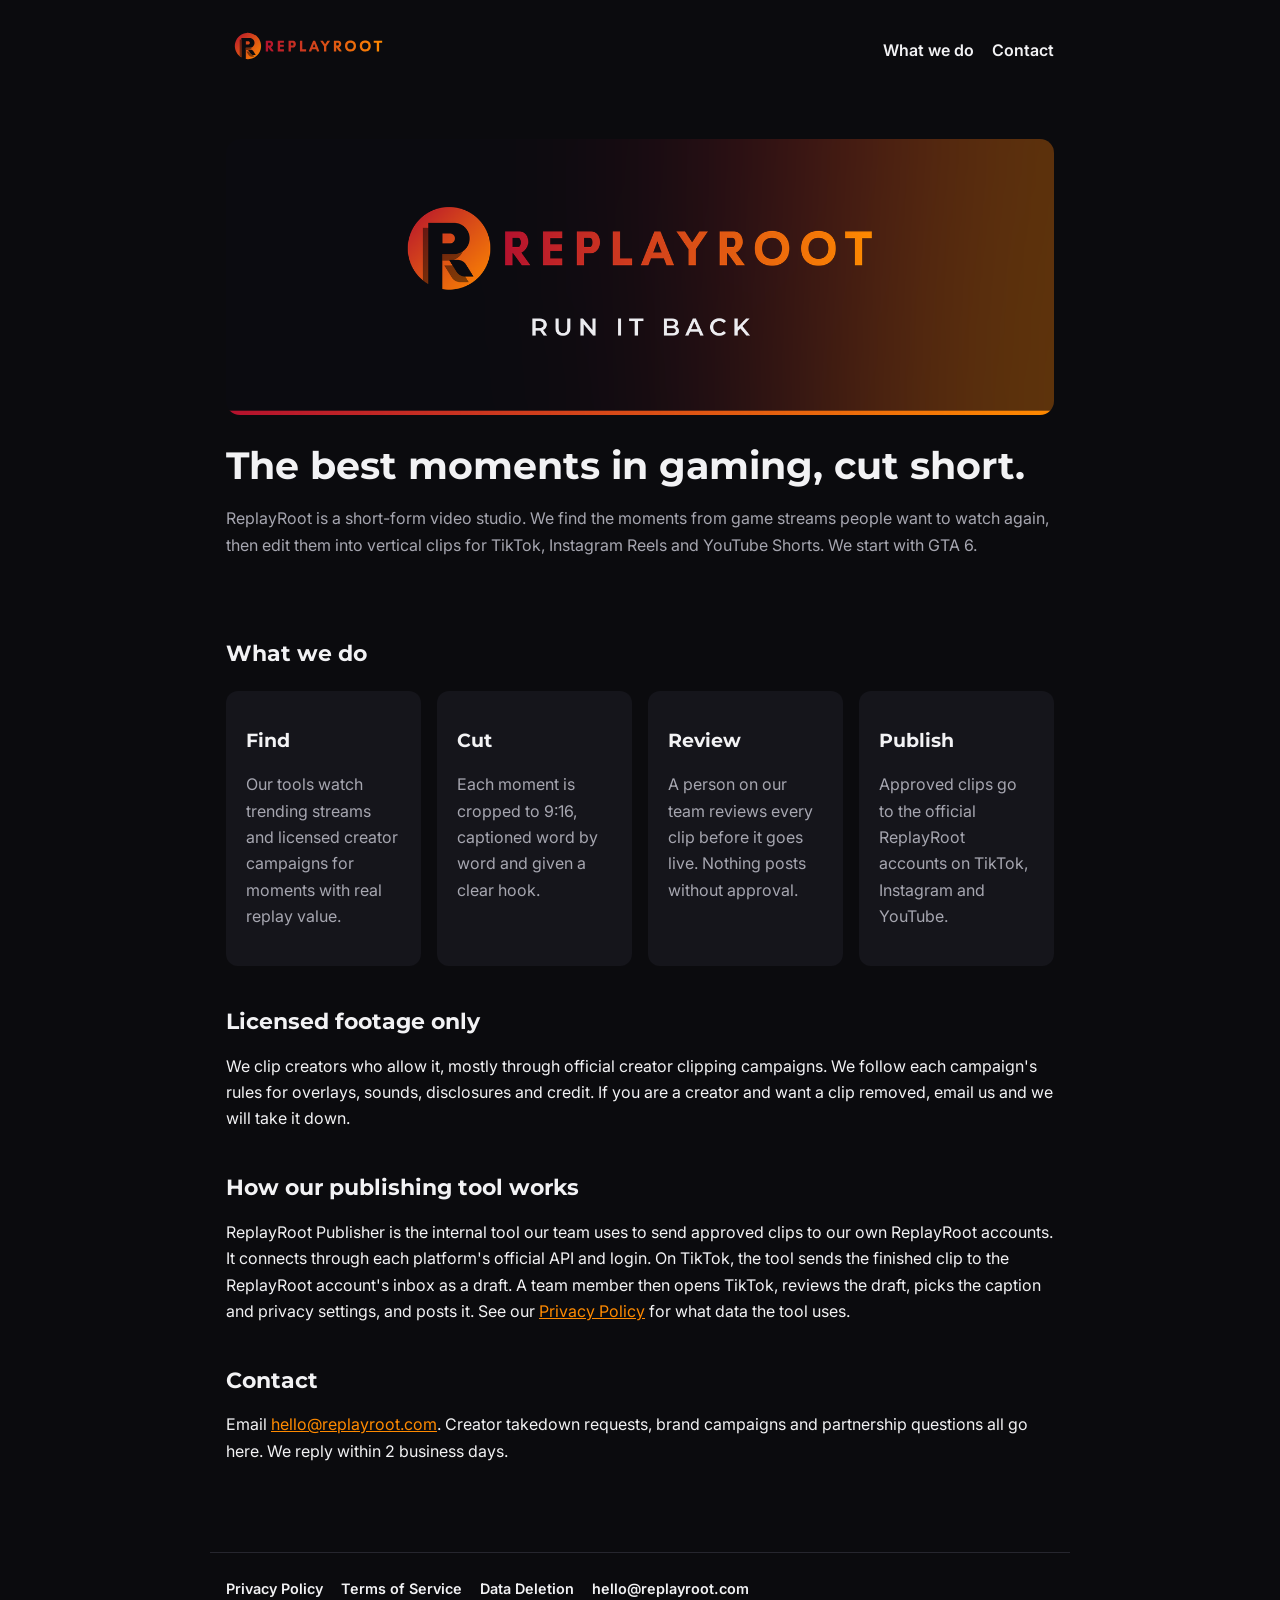
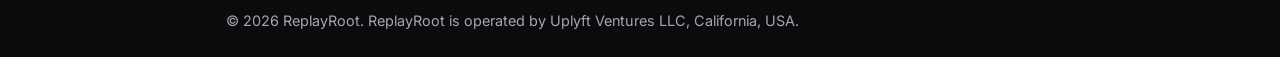
<file: index.html>
<!doctype html>
<html lang="en">
<head>
<meta charset="utf-8">
<meta name="viewport" content="width=device-width, initial-scale=1">
<title>ReplayRoot | Run it back</title>
<meta name="description" content="ReplayRoot is a short-form video studio that turns the best gaming stream moments into clips for TikTok, Instagram Reels and YouTube Shorts.">
<meta property="og:title" content="ReplayRoot | Run it back">
<meta property="og:description" content="ReplayRoot is a short-form video studio that turns the best gaming stream moments into clips for TikTok, Instagram Reels and YouTube Shorts.">
<meta property="og:image" content="https://replayroot.com/assets/link-preview.jpg">
<link rel="icon" href="./favicon.ico">
<link rel="apple-touch-icon" href="./assets/apple-touch-icon.png">
<link rel="preconnect" href="https://fonts.googleapis.com">
<link href="https://fonts.googleapis.com/css2?family=Inter:wght@400;600&family=Montserrat:wght@700;800&display=swap" rel="stylesheet">
<link rel="stylesheet" href="./assets/site.css?v=2">
</head>
<body>
<header>
<a href="./"><img src="./assets/logo.svg" alt="ReplayRoot"></a>
<nav><a href="./#what">What we do</a><a href="./#contact">Contact</a></nav>
</header>
<main>
<section class="hero">
<img class="banner" style="display:block;width:100%;max-width:100%;height:auto;border-radius:14px;margin-bottom:28px" src="./assets/banner.png" alt="ReplayRoot. Run it back." width="1500" height="500">
<h1>The best moments in gaming, cut short.</h1>
<p class="muted">ReplayRoot is a short-form video studio. We find the moments from game streams people want to watch again, then edit them into vertical clips for TikTok, Instagram Reels and YouTube Shorts. We start with GTA 6.</p>
</section>
<section id="what">
<h2>What we do</h2>
<div class="cards">
<div class="card"><h3>Find</h3><p class="muted">Our tools watch trending streams and licensed creator campaigns for moments with real replay value.</p></div>
<div class="card"><h3>Cut</h3><p class="muted">Each moment is cropped to 9:16, captioned word by word and given a clear hook.</p></div>
<div class="card"><h3>Review</h3><p class="muted">A person on our team reviews every clip before it goes live. Nothing posts without approval.</p></div>
<div class="card"><h3>Publish</h3><p class="muted">Approved clips go to the official ReplayRoot accounts on TikTok, Instagram and YouTube.</p></div>
</div>
<h2>Licensed footage only</h2>
<p>We clip creators who allow it, mostly through official creator clipping campaigns. We follow each campaign's rules for overlays, sounds, disclosures and credit. If you are a creator and want a clip removed, email us and we will take it down.</p>
<h2>How our publishing tool works</h2>
<p>ReplayRoot Publisher is the internal tool our team uses to send approved clips to our own ReplayRoot accounts. It connects through each platform's official API and login. On TikTok, the tool sends the finished clip to the ReplayRoot account's inbox as a draft. A team member then opens TikTok, reviews the draft, picks the caption and privacy settings, and posts it. See our <a href="privacy/">Privacy Policy</a> for what data the tool uses.</p>
</section>
<section id="contact">
<h2>Contact</h2>
<p>Email <a href="mailto:hello@replayroot.com">hello@replayroot.com</a>. Creator takedown requests, brand campaigns and partnership questions all go here. We reply within 2 business days.</p>
</section>
</main>
<footer>
<nav><a href="./privacy/">Privacy Policy</a><a href="./terms/">Terms of Service</a><a href="./data-deletion/">Data Deletion</a><a href="mailto:hello@replayroot.com">hello@replayroot.com</a></nav>
<div>&copy; 2026 ReplayRoot. ReplayRoot is operated by Uplyft Ventures LLC, California, USA.</div>
</footer>
</body>
</html>
</file>
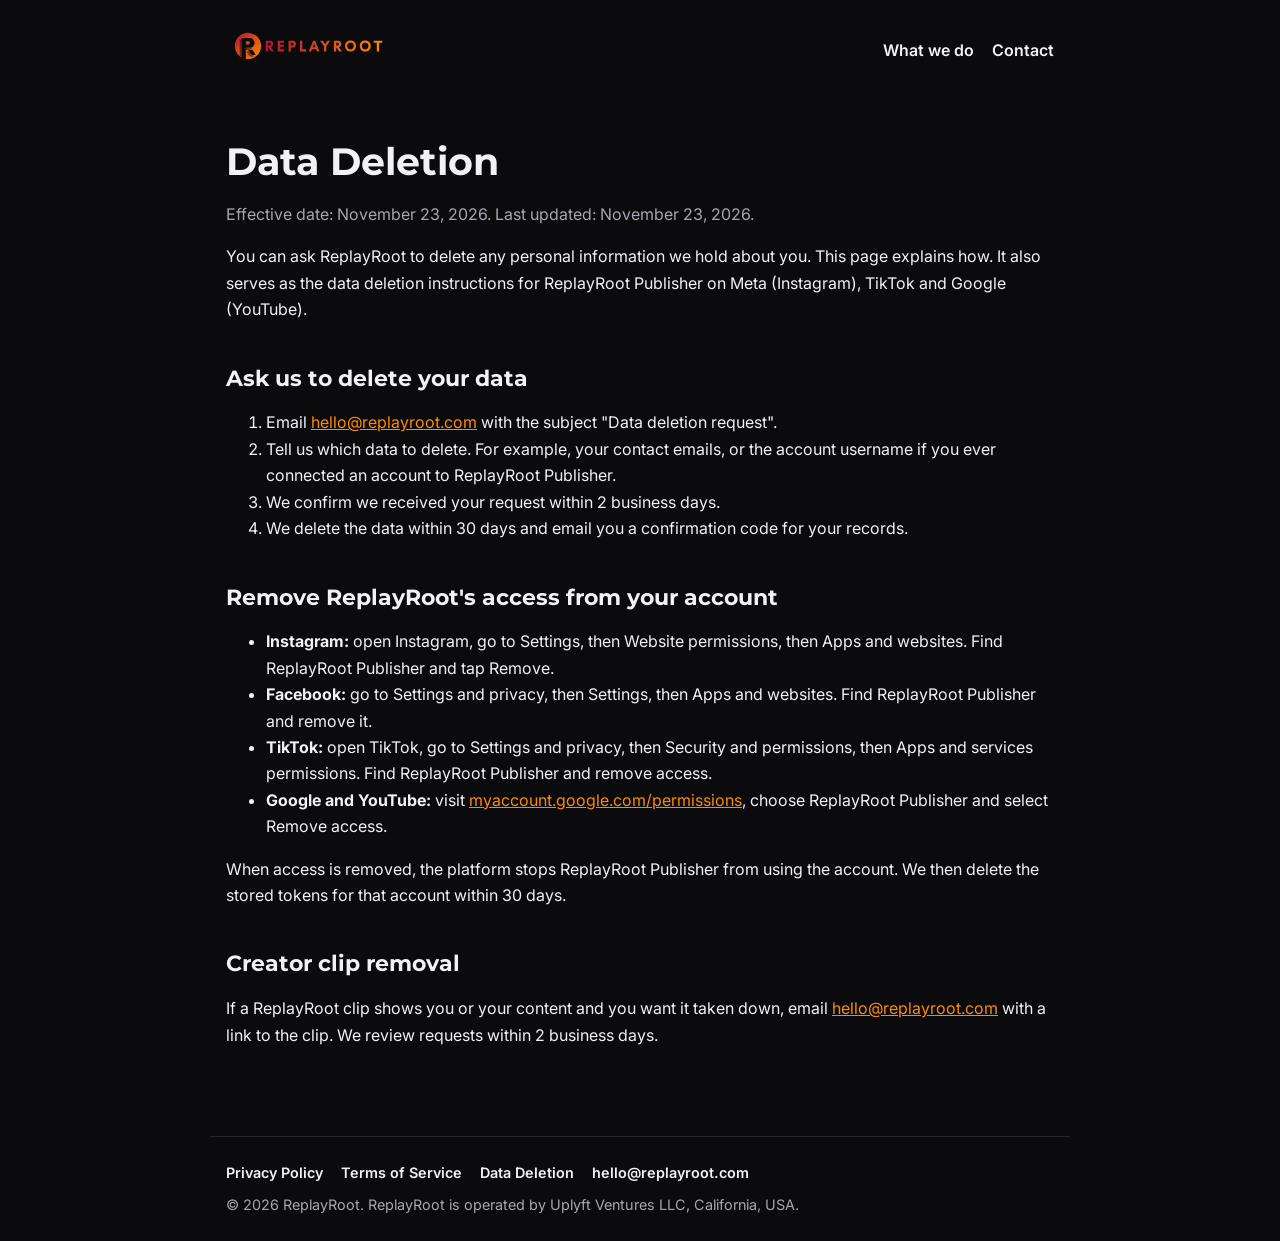
<file: data-deletion/index.html>
<!doctype html>
<html lang="en">
<head>
<meta charset="utf-8">
<meta name="viewport" content="width=device-width, initial-scale=1">
<title>Data Deletion | ReplayRoot</title>
<meta name="description" content="How to ask ReplayRoot to delete your data or remove its access.">
<meta property="og:title" content="Data Deletion | ReplayRoot">
<meta property="og:description" content="How to ask ReplayRoot to delete your data or remove its access.">
<meta property="og:image" content="https://replayroot.com/assets/link-preview.jpg">
<link rel="icon" href="../favicon.ico">
<link rel="apple-touch-icon" href="../assets/apple-touch-icon.png">
<link rel="preconnect" href="https://fonts.googleapis.com">
<link href="https://fonts.googleapis.com/css2?family=Inter:wght@400;600&family=Montserrat:wght@700;800&display=swap" rel="stylesheet">
<link rel="stylesheet" href="../assets/site.css?v=2">
</head>
<body>
<header>
<a href="../"><img src="../assets/logo.svg" alt="ReplayRoot"></a>
<nav><a href="../#what">What we do</a><a href="../#contact">Contact</a></nav>
</header>
<main>
<h1>Data Deletion</h1>
<p class="muted">Effective date: November 23, 2026. Last updated: November 23, 2026.</p>
<p>You can ask ReplayRoot to delete any personal information we hold about you. This page explains how. It also serves as the data deletion instructions for ReplayRoot Publisher on Meta (Instagram), TikTok and Google (YouTube).</p>

<h2>Ask us to delete your data</h2>
<ol>
<li>Email <a href="mailto:hello@replayroot.com?subject=Data%20deletion%20request">hello@replayroot.com</a> with the subject "Data deletion request".</li>
<li>Tell us which data to delete. For example, your contact emails, or the account username if you ever connected an account to ReplayRoot Publisher.</li>
<li>We confirm we received your request within 2 business days.</li>
<li>We delete the data within 30 days and email you a confirmation code for your records.</li>
</ol>

<h2>Remove ReplayRoot's access from your account</h2>
<ul>
<li><strong>Instagram:</strong> open Instagram, go to Settings, then Website permissions, then Apps and websites. Find ReplayRoot Publisher and tap Remove.</li>
<li><strong>Facebook:</strong> go to Settings and privacy, then Settings, then Apps and websites. Find ReplayRoot Publisher and remove it.</li>
<li><strong>TikTok:</strong> open TikTok, go to Settings and privacy, then Security and permissions, then Apps and services permissions. Find ReplayRoot Publisher and remove access.</li>
<li><strong>Google and YouTube:</strong> visit <a href="https://myaccount.google.com/permissions">myaccount.google.com/permissions</a>, choose ReplayRoot Publisher and select Remove access.</li>
</ul>
<p>When access is removed, the platform stops ReplayRoot Publisher from using the account. We then delete the stored tokens for that account within 30 days.</p>

<h2>Creator clip removal</h2>
<p>If a ReplayRoot clip shows you or your content and you want it taken down, email <a href="mailto:hello@replayroot.com?subject=Clip%20removal%20request">hello@replayroot.com</a> with a link to the clip. We review requests within 2 business days.</p>
</main>
<footer>
<nav><a href="../privacy/">Privacy Policy</a><a href="../terms/">Terms of Service</a><a href="../data-deletion/">Data Deletion</a><a href="mailto:hello@replayroot.com">hello@replayroot.com</a></nav>
<div>&copy; 2026 ReplayRoot. ReplayRoot is operated by Uplyft Ventures LLC, California, USA.</div>
</footer>
</body>
</html>
</file>
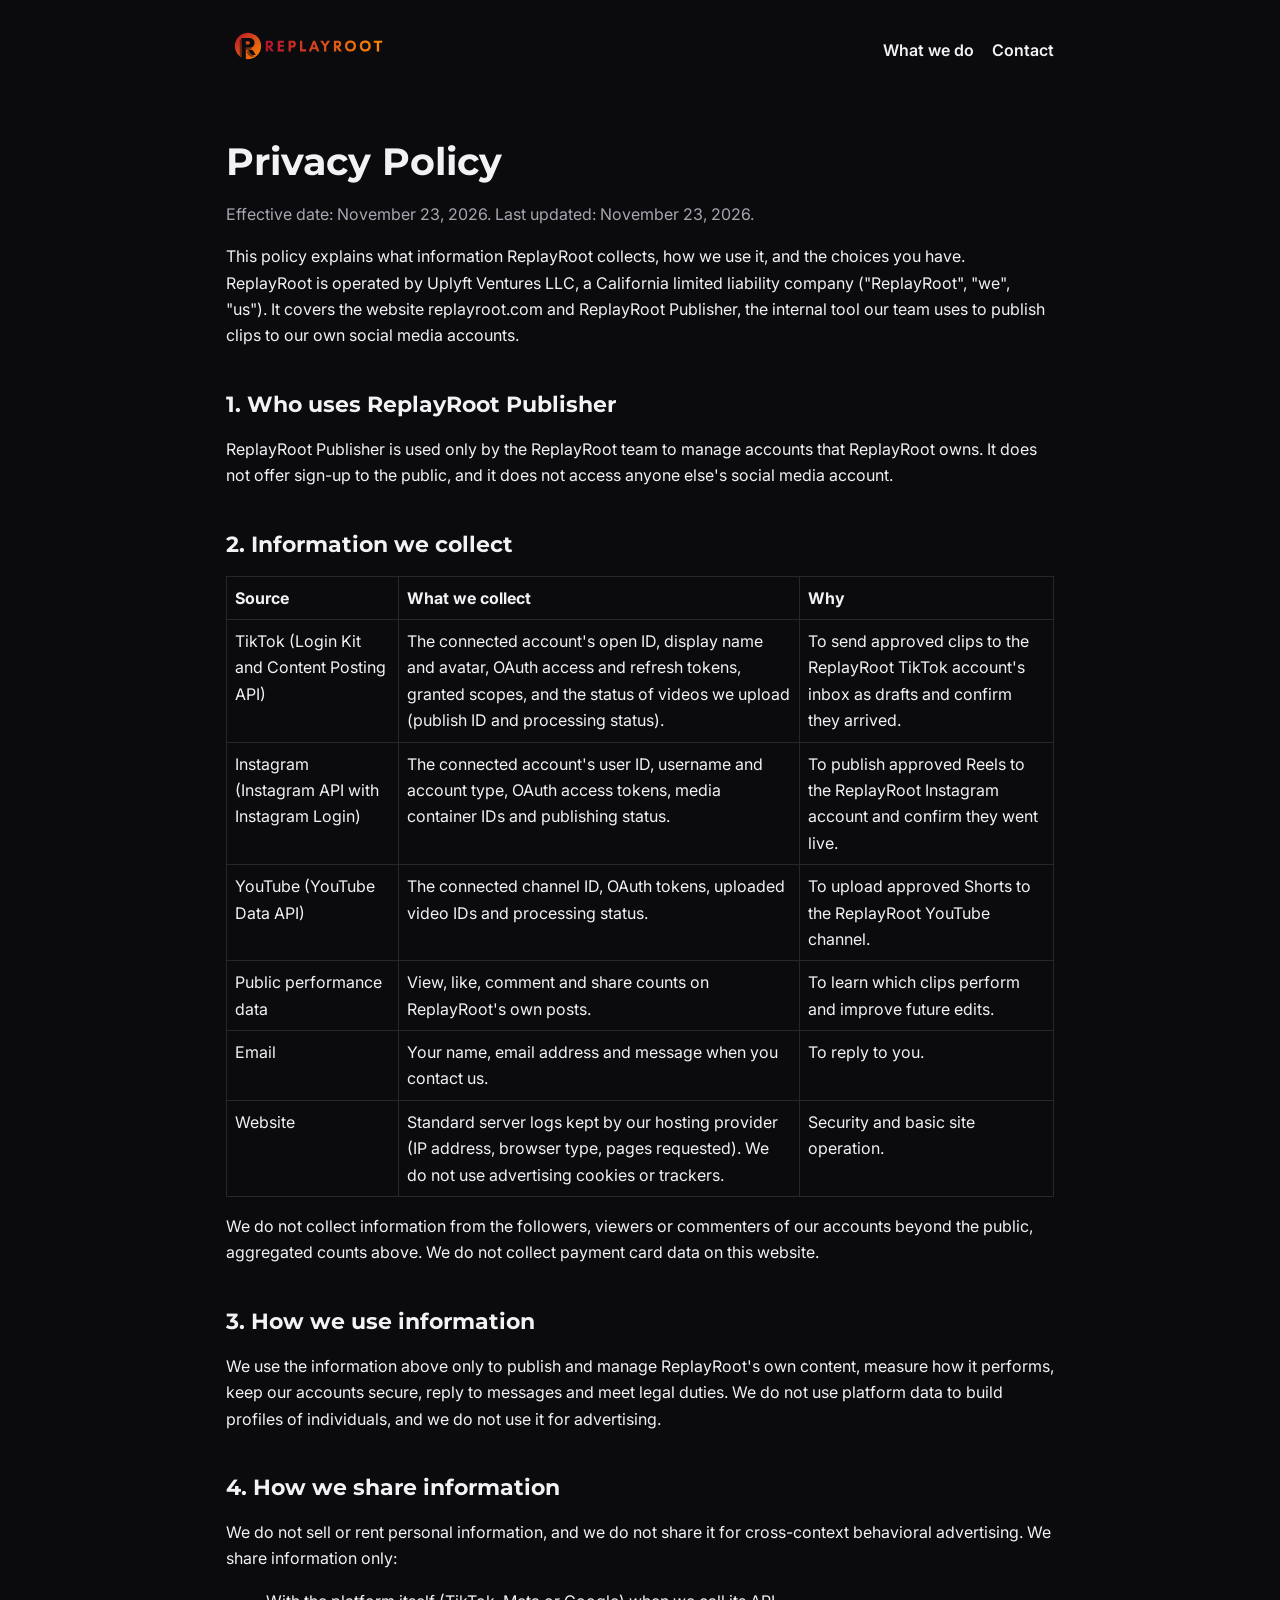
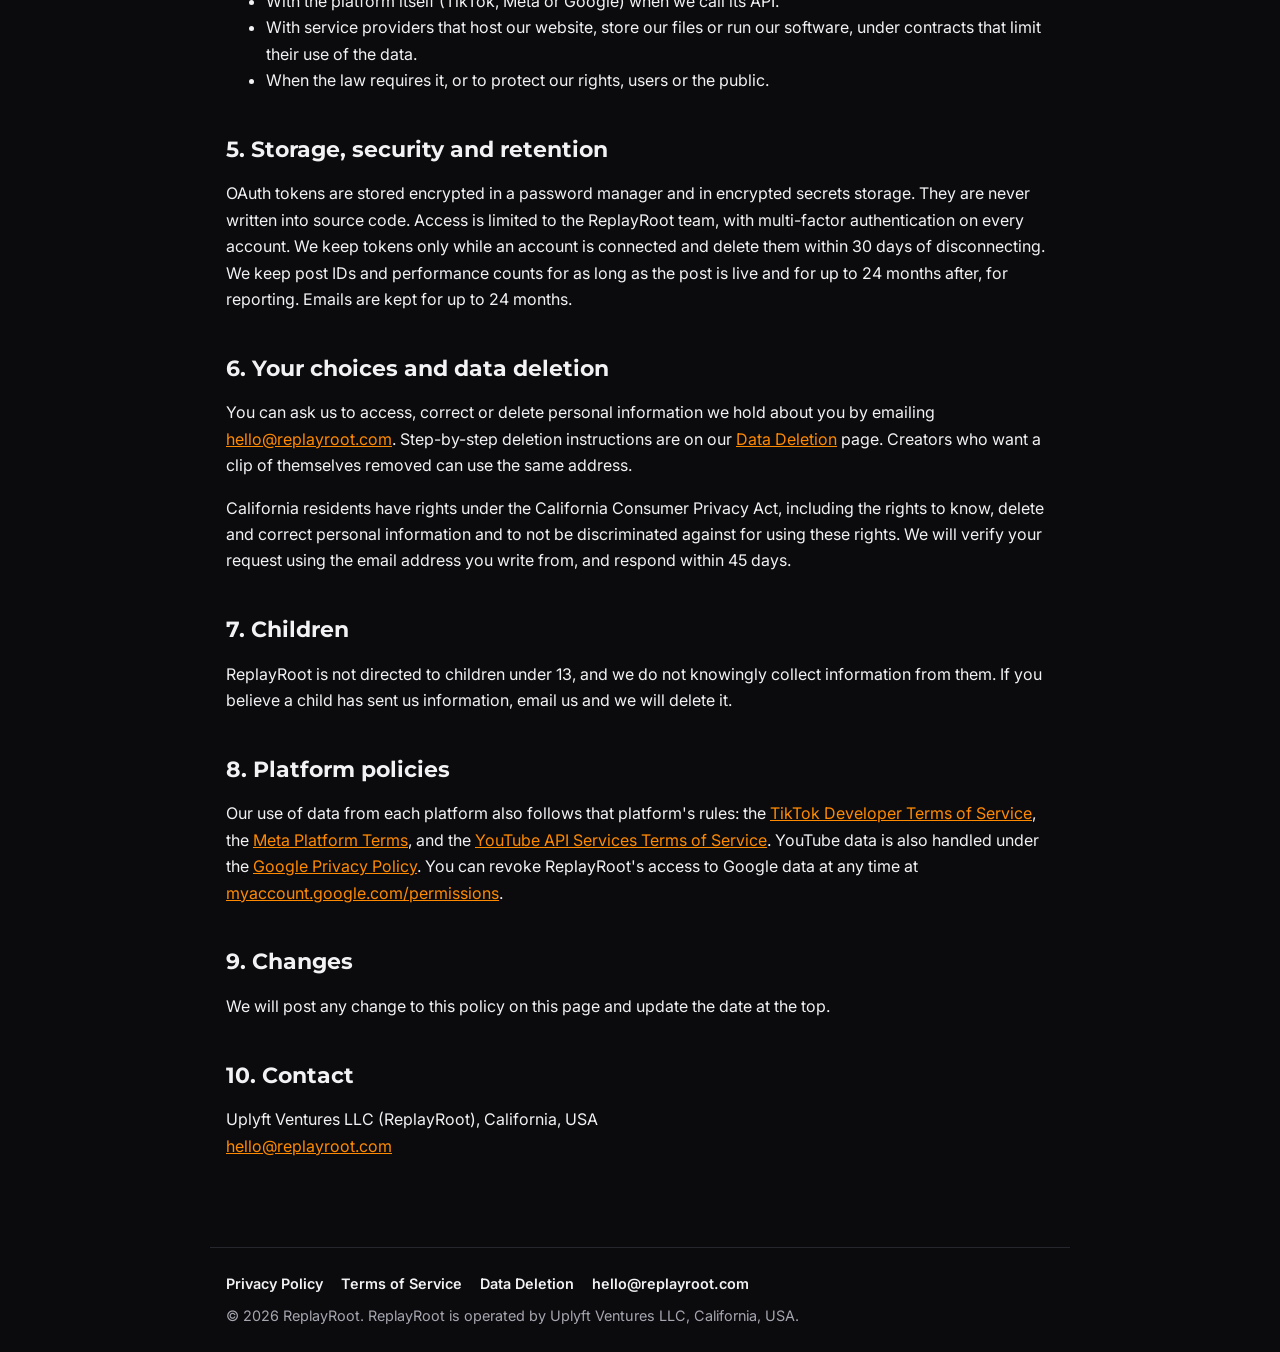
<file: privacy/index.html>
<!doctype html>
<html lang="en">
<head>
<meta charset="utf-8">
<meta name="viewport" content="width=device-width, initial-scale=1">
<title>Privacy Policy | ReplayRoot</title>
<meta name="description" content="How ReplayRoot collects, uses and protects information.">
<meta property="og:title" content="Privacy Policy | ReplayRoot">
<meta property="og:description" content="How ReplayRoot collects, uses and protects information.">
<meta property="og:image" content="https://replayroot.com/assets/link-preview.jpg">
<link rel="icon" href="../favicon.ico">
<link rel="apple-touch-icon" href="../assets/apple-touch-icon.png">
<link rel="preconnect" href="https://fonts.googleapis.com">
<link href="https://fonts.googleapis.com/css2?family=Inter:wght@400;600&family=Montserrat:wght@700;800&display=swap" rel="stylesheet">
<link rel="stylesheet" href="../assets/site.css?v=2">
</head>
<body>
<header>
<a href="../"><img src="../assets/logo.svg" alt="ReplayRoot"></a>
<nav><a href="../#what">What we do</a><a href="../#contact">Contact</a></nav>
</header>
<main>
<h1>Privacy Policy</h1>
<p class="muted">Effective date: November 23, 2026. Last updated: November 23, 2026.</p>
<p>This policy explains what information ReplayRoot collects, how we use it, and the choices you have. ReplayRoot is operated by Uplyft Ventures LLC, a California limited liability company ("ReplayRoot", "we", "us"). It covers the website replayroot.com and ReplayRoot Publisher, the internal tool our team uses to publish clips to our own social media accounts.</p>

<h2>1. Who uses ReplayRoot Publisher</h2>
<p>ReplayRoot Publisher is used only by the ReplayRoot team to manage accounts that ReplayRoot owns. It does not offer sign-up to the public, and it does not access anyone else's social media account.</p>

<h2>2. Information we collect</h2>
<table>
<tr><th>Source</th><th>What we collect</th><th>Why</th></tr>
<tr><td>TikTok (Login Kit and Content Posting API)</td><td>The connected account's open ID, display name and avatar, OAuth access and refresh tokens, granted scopes, and the status of videos we upload (publish ID and processing status).</td><td>To send approved clips to the ReplayRoot TikTok account's inbox as drafts and confirm they arrived.</td></tr>
<tr><td>Instagram (Instagram API with Instagram Login)</td><td>The connected account's user ID, username and account type, OAuth access tokens, media container IDs and publishing status.</td><td>To publish approved Reels to the ReplayRoot Instagram account and confirm they went live.</td></tr>
<tr><td>YouTube (YouTube Data API)</td><td>The connected channel ID, OAuth tokens, uploaded video IDs and processing status.</td><td>To upload approved Shorts to the ReplayRoot YouTube channel.</td></tr>
<tr><td>Public performance data</td><td>View, like, comment and share counts on ReplayRoot's own posts.</td><td>To learn which clips perform and improve future edits.</td></tr>
<tr><td>Email</td><td>Your name, email address and message when you contact us.</td><td>To reply to you.</td></tr>
<tr><td>Website</td><td>Standard server logs kept by our hosting provider (IP address, browser type, pages requested). We do not use advertising cookies or trackers.</td><td>Security and basic site operation.</td></tr>
</table>
<p>We do not collect information from the followers, viewers or commenters of our accounts beyond the public, aggregated counts above. We do not collect payment card data on this website.</p>

<h2>3. How we use information</h2>
<p>We use the information above only to publish and manage ReplayRoot's own content, measure how it performs, keep our accounts secure, reply to messages and meet legal duties. We do not use platform data to build profiles of individuals, and we do not use it for advertising.</p>

<h2>4. How we share information</h2>
<p>We do not sell or rent personal information, and we do not share it for cross-context behavioral advertising. We share information only:</p>
<ul>
<li>With the platform itself (TikTok, Meta or Google) when we call its API.</li>
<li>With service providers that host our website, store our files or run our software, under contracts that limit their use of the data.</li>
<li>When the law requires it, or to protect our rights, users or the public.</li>
</ul>

<h2>5. Storage, security and retention</h2>
<p>OAuth tokens are stored encrypted in a password manager and in encrypted secrets storage. They are never written into source code. Access is limited to the ReplayRoot team, with multi-factor authentication on every account. We keep tokens only while an account is connected and delete them within 30 days of disconnecting. We keep post IDs and performance counts for as long as the post is live and for up to 24 months after, for reporting. Emails are kept for up to 24 months.</p>

<h2>6. Your choices and data deletion</h2>
<p>You can ask us to access, correct or delete personal information we hold about you by emailing <a href="mailto:hello@replayroot.com">hello@replayroot.com</a>. Step-by-step deletion instructions are on our <a href="../data-deletion/">Data Deletion</a> page. Creators who want a clip of themselves removed can use the same address.</p>
<p>California residents have rights under the California Consumer Privacy Act, including the rights to know, delete and correct personal information and to not be discriminated against for using these rights. We will verify your request using the email address you write from, and respond within 45 days.</p>

<h2>7. Children</h2>
<p>ReplayRoot is not directed to children under 13, and we do not knowingly collect information from them. If you believe a child has sent us information, email us and we will delete it.</p>

<h2>8. Platform policies</h2>
<p>Our use of data from each platform also follows that platform's rules: the <a href="https://www.tiktok.com/legal/page/global/tik-tok-developer-terms-of-service/en">TikTok Developer Terms of Service</a>, the <a href="https://developers.facebook.com/terms/">Meta Platform Terms</a>, and the <a href="https://developers.google.com/youtube/terms/api-services-terms-of-service">YouTube API Services Terms of Service</a>. YouTube data is also handled under the <a href="https://policies.google.com/privacy">Google Privacy Policy</a>. You can revoke ReplayRoot's access to Google data at any time at <a href="https://myaccount.google.com/permissions">myaccount.google.com/permissions</a>.</p>

<h2>9. Changes</h2>
<p>We will post any change to this policy on this page and update the date at the top.</p>

<h2>10. Contact</h2>
<p>Uplyft Ventures LLC (ReplayRoot), California, USA<br><a href="mailto:hello@replayroot.com">hello@replayroot.com</a></p>
</main>
<footer>
<nav><a href="../privacy/">Privacy Policy</a><a href="../terms/">Terms of Service</a><a href="../data-deletion/">Data Deletion</a><a href="mailto:hello@replayroot.com">hello@replayroot.com</a></nav>
<div>&copy; 2026 ReplayRoot. ReplayRoot is operated by Uplyft Ventures LLC, California, USA.</div>
</footer>
</body>
</html>
</file>
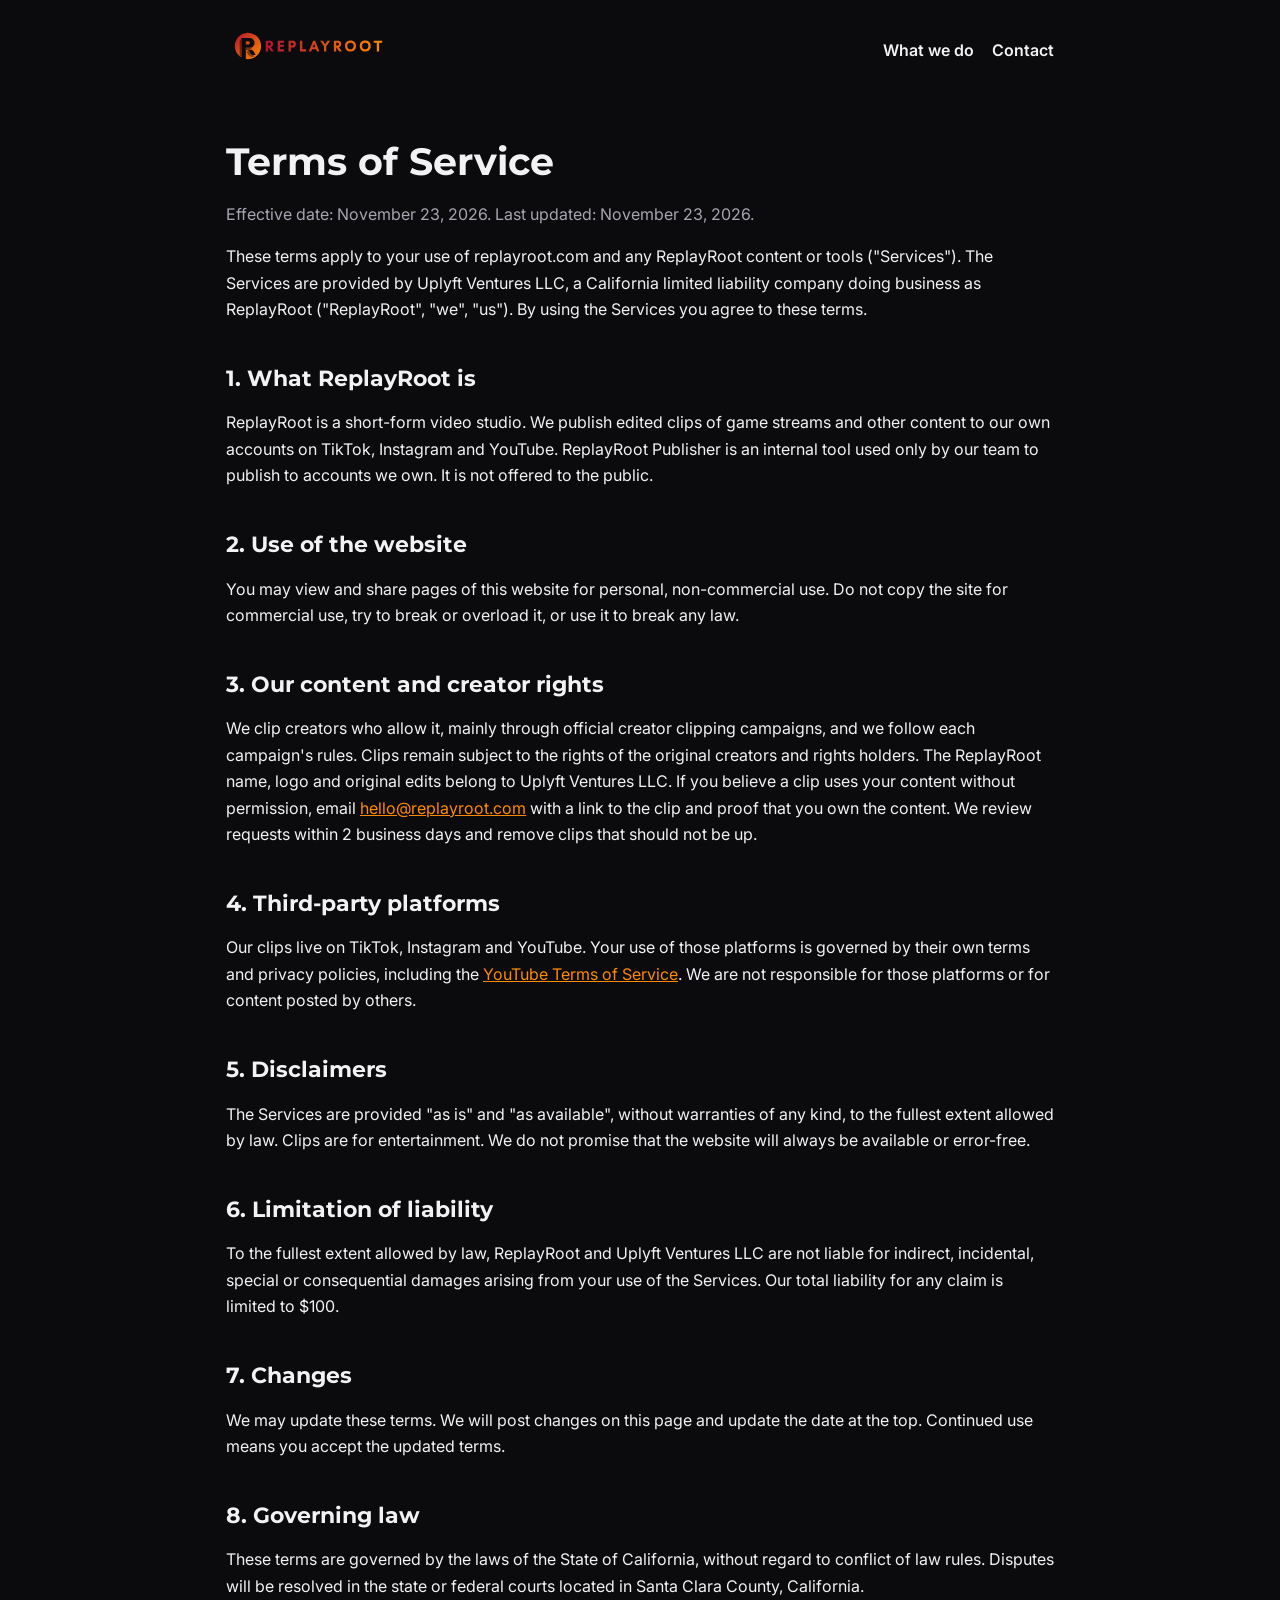
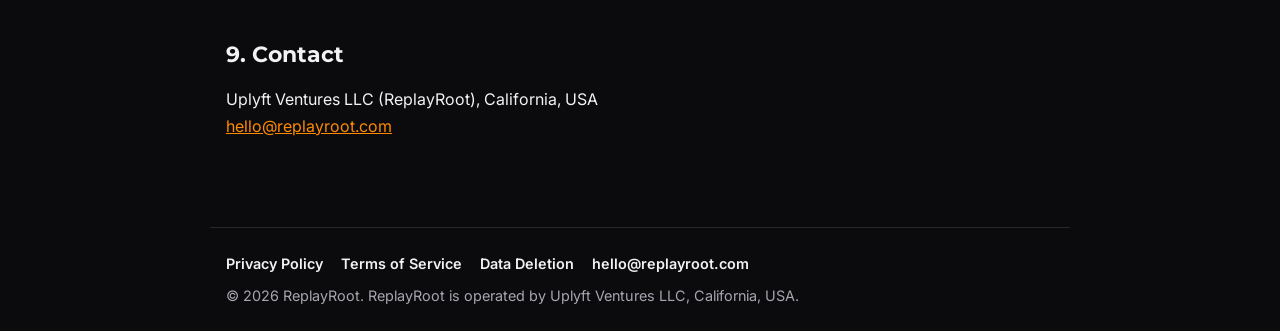
<file: terms/index.html>
<!doctype html>
<html lang="en">
<head>
<meta charset="utf-8">
<meta name="viewport" content="width=device-width, initial-scale=1">
<title>Terms of Service | ReplayRoot</title>
<meta name="description" content="Terms for using replayroot.com and ReplayRoot content.">
<meta property="og:title" content="Terms of Service | ReplayRoot">
<meta property="og:description" content="Terms for using replayroot.com and ReplayRoot content.">
<meta property="og:image" content="https://replayroot.com/assets/link-preview.jpg">
<link rel="icon" href="../favicon.ico">
<link rel="apple-touch-icon" href="../assets/apple-touch-icon.png">
<link rel="preconnect" href="https://fonts.googleapis.com">
<link href="https://fonts.googleapis.com/css2?family=Inter:wght@400;600&family=Montserrat:wght@700;800&display=swap" rel="stylesheet">
<link rel="stylesheet" href="../assets/site.css?v=2">
</head>
<body>
<header>
<a href="../"><img src="../assets/logo.svg" alt="ReplayRoot"></a>
<nav><a href="../#what">What we do</a><a href="../#contact">Contact</a></nav>
</header>
<main>
<h1>Terms of Service</h1>
<p class="muted">Effective date: November 23, 2026. Last updated: November 23, 2026.</p>
<p>These terms apply to your use of replayroot.com and any ReplayRoot content or tools ("Services"). The Services are provided by Uplyft Ventures LLC, a California limited liability company doing business as ReplayRoot ("ReplayRoot", "we", "us"). By using the Services you agree to these terms.</p>

<h2>1. What ReplayRoot is</h2>
<p>ReplayRoot is a short-form video studio. We publish edited clips of game streams and other content to our own accounts on TikTok, Instagram and YouTube. ReplayRoot Publisher is an internal tool used only by our team to publish to accounts we own. It is not offered to the public.</p>

<h2>2. Use of the website</h2>
<p>You may view and share pages of this website for personal, non-commercial use. Do not copy the site for commercial use, try to break or overload it, or use it to break any law.</p>

<h2>3. Our content and creator rights</h2>
<p>We clip creators who allow it, mainly through official creator clipping campaigns, and we follow each campaign's rules. Clips remain subject to the rights of the original creators and rights holders. The ReplayRoot name, logo and original edits belong to Uplyft Ventures LLC. If you believe a clip uses your content without permission, email <a href="mailto:hello@replayroot.com">hello@replayroot.com</a> with a link to the clip and proof that you own the content. We review requests within 2 business days and remove clips that should not be up.</p>

<h2>4. Third-party platforms</h2>
<p>Our clips live on TikTok, Instagram and YouTube. Your use of those platforms is governed by their own terms and privacy policies, including the <a href="https://www.youtube.com/t/terms">YouTube Terms of Service</a>. We are not responsible for those platforms or for content posted by others.</p>

<h2>5. Disclaimers</h2>
<p>The Services are provided "as is" and "as available", without warranties of any kind, to the fullest extent allowed by law. Clips are for entertainment. We do not promise that the website will always be available or error-free.</p>

<h2>6. Limitation of liability</h2>
<p>To the fullest extent allowed by law, ReplayRoot and Uplyft Ventures LLC are not liable for indirect, incidental, special or consequential damages arising from your use of the Services. Our total liability for any claim is limited to $100.</p>

<h2>7. Changes</h2>
<p>We may update these terms. We will post changes on this page and update the date at the top. Continued use means you accept the updated terms.</p>

<h2>8. Governing law</h2>
<p>These terms are governed by the laws of the State of California, without regard to conflict of law rules. Disputes will be resolved in the state or federal courts located in Santa Clara County, California.</p>

<h2>9. Contact</h2>
<p>Uplyft Ventures LLC (ReplayRoot), California, USA<br><a href="mailto:hello@replayroot.com">hello@replayroot.com</a></p>
</main>
<footer>
<nav><a href="../privacy/">Privacy Policy</a><a href="../terms/">Terms of Service</a><a href="../data-deletion/">Data Deletion</a><a href="mailto:hello@replayroot.com">hello@replayroot.com</a></nav>
<div>&copy; 2026 ReplayRoot. ReplayRoot is operated by Uplyft Ventures LLC, California, USA.</div>
</footer>
</body>
</html>
</file>
<file: assets/site.css>
:root{--bg:#0B0B0E;--panel:#15151B;--text:#F2F2F4;--muted:#A6A6B0;--red:#E0431F;--grad:linear-gradient(90deg,#B5122E,#FF8A00)}
*{box-sizing:border-box}
body{margin:0;background:var(--bg);color:var(--text);font:16px/1.65 Inter,system-ui,-apple-system,Segoe UI,Roboto,sans-serif}
img{max-width:100%;height:auto}
a{color:#FF8A00}
header,main,footer{max-width:860px;margin:0 auto;padding:24px 16px}
header{display:flex;align-items:center;justify-content:space-between;gap:16px}
header img{height:44px;width:auto}
header nav a,footer nav a{color:var(--text);text-decoration:none;margin-left:18px;font-weight:600}
h1,h2,h3{font-family:Montserrat,Inter,sans-serif;line-height:1.2}
h1{font-size:2.4rem;margin:.4em 0}
h2{font-size:1.35rem;margin-top:2em}
.hero{padding:16px 0 24px}
.banner{display:block;width:100%;height:auto;border-radius:14px;margin-bottom:28px}
.tag{display:inline-block;background:var(--grad);-webkit-background-clip:text;background-clip:text;color:transparent;font-weight:800;letter-spacing:.08em;text-transform:uppercase}
.cards{display:grid;grid-template-columns:repeat(auto-fit,minmax(180px,1fr));gap:16px;margin:24px 0}
.card{background:var(--panel);border-radius:12px;padding:20px}
.muted{color:var(--muted)}
footer{border-top:1px solid #26262E;margin-top:48px;font-size:.9rem;color:var(--muted)}
footer nav{margin-bottom:8px}
footer nav a{margin:0 18px 0 0}
table{border-collapse:collapse;width:100%}
td,th{border:1px solid #26262E;padding:8px;text-align:left;vertical-align:top}
@media (max-width:560px){header nav a{margin-left:10px;font-size:.9rem}h1{font-size:1.8rem}}
</file>
